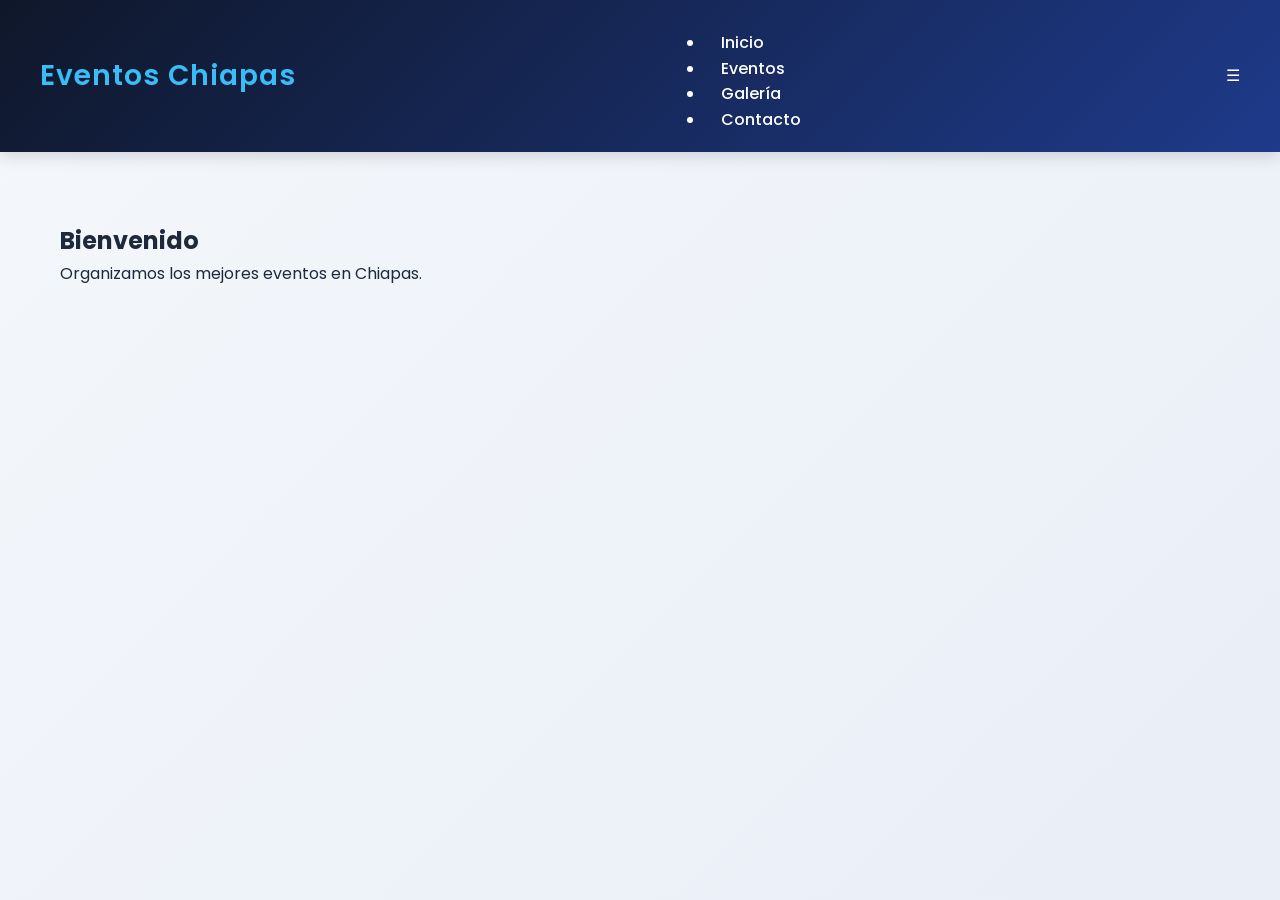
<file: index.html>
<!DOCTYPE html>
<html lang="es">
<head>
    <meta charset="UTF-8">
    <meta name="viewport" content="width=device-width, initial-scale=1.0">
    <title>Eventos Chiapas</title>
    <link rel="stylesheet" href="css/style.css">
</head>
<body>

    <header class="header">
        <div class="logo">
            <h1>Eventos Chiapas</h1>
        </div>

        <nav class="navbar">
            <ul class="nav-links">
                <li><a href="index.html">Inicio</a></li>
                <li><a href="eventos.html">Eventos</a></li>
                <li><a href="galeria.html">Galería</a></li>
                <li><a href="contacto.html">Contacto</a></li>
            </ul>
        </nav>

        <div class="menu-toggle" id="menu-toggle">
            ☰
        </div>
    </header>

    <main>
        <h2>Bienvenido</h2>
        <p>Organizamos los mejores eventos en Chiapas.</p>
    </main>

    <script src="js/script.js"></script>
</body>
</html>
</file>
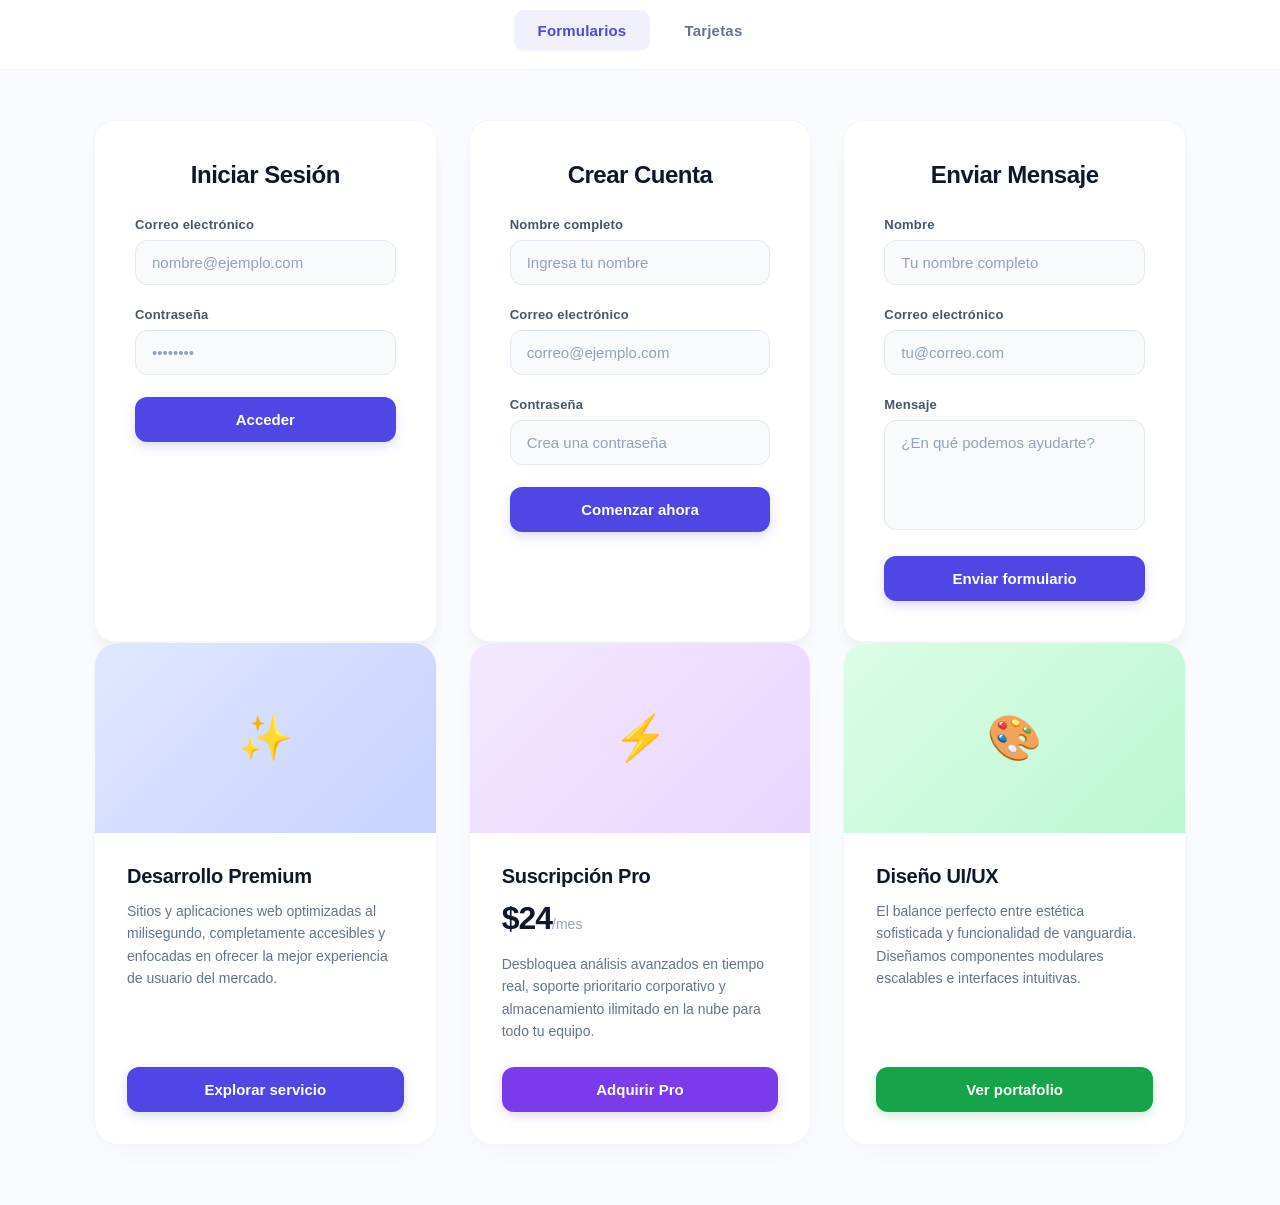
<file: contacto.html>
<!DOCTYPE html>
<html lang="es">
<head>
<meta charset="UTF-8">
<meta name="viewport" content="width=device-width, initial-scale=1.0">
<title>Dashboard con Diseño Impecable</title>

<style>
    /* --- RESETEO Y CONFIGURACIÓN PREMIUM --- */
    * {
        margin: 0;
        padding: 0;
        box-sizing: border-box;
        font-family: -apple-system, BlinkMacSystemFont, "Segoe UI", Roboto, Helvetica, Arial, sans-serif, "Apple Color Emoji", "Segoe UI Emoji";
        -webkit-font-smoothing: antialiased;
    }

    body {
        background-color: #fafbfe;
        color: #1e293b;
        min-height: 100vh;
        padding-bottom: 60px;
    }

    /* --- NAVEGACIÓN MODERNA (TABS) --- */
    .nav-tabs {
        display: flex;
        justify-content: center;
        background: rgba(255, 255, 255, 0.85);
        backdrop-filter: blur(10px);
        -webkit-backdrop-filter: blur(10px);
        border-bottom: 1px solid rgba(0, 0, 0, 0.05);
        position: sticky;
        top: 0;
        z-index: 100;
        margin-bottom: 50px;
        gap: 10px;
        padding: 10px 0;
    }

    .tab-label {
        padding: 12px 24px;
        cursor: pointer;
        font-weight: 600;
        font-size: 15px;
        color: #64748b;
        transition: all 0.3s cubic-bezier(0.4, 0, 0.2, 1);
        border-radius: 10px;
    }

    .tab-label:hover {
        color: #4f46e5;
        background: rgba(79, 70, 229, 0.05);
    }

    /* Lógica de selección de pestañas sin JS */
    input[type="radio"] {
        display: none;
    }

    #tab1:checked ~ .nav-tabs label[for="tab1"],
    #tab2:checked ~ .nav-tabs label[for="tab2"] {
        color: #4f46e5;
        background: rgba(79, 70, 229, 0.08);
    }

    /* Animación de entrada suave para el contenido */
    .seccion-contenido {
        display: none;
        animation: smoothReveal 0.6s cubic-bezier(0.16, 1, 0.3, 1);
    }

    #tab1:checked ~ .contenedor-principal #seccion-formularios,
    #tab2:checked ~ .contenedor-principal #seccion-tarjetas {
        display: flex;
    }

    @keyframes smoothReveal {
        from { opacity: 0; transform: translateY(15px); }
        to { opacity: 1; transform: translateY(0); }
    }

    /* --- CONTENEDORES GENERALES --- */
    .contenedor-principal {
        max-width: 1140px;
        margin: 0 auto;
        padding: 0 24px;
    }

    .grid-layout {
        display: flex;
        flex-wrap: wrap;
        gap: 32px;
        justify-content: center;
        width: 100%;
    }

    /* --- TARJETAS BASE (FORMULARIOS) --- */
    .formulario-card {
        background: #ffffff;
        padding: 40px;
        border-radius: 20px;
        width: 100%;
        max-width: 360px;
        border: 1px solid rgba(0, 0, 0, 0.04);
        box-shadow: 0 4px 6px -1px rgba(0, 0, 0, 0.02), 0 10px 15px -3px rgba(0, 0, 0, 0.03), 0 20px 25px -5px rgba(0, 0, 0, 0.02);
        flex: 1 1 340px;
        transition: transform 0.3s ease, box-shadow 0.3s ease;
    }

    .formulario-card:hover {
        transform: translateY(-2px);
        box-shadow: 0 20px 25px -5px rgba(0, 0, 0, 0.05), 0 10px 10px -5px rgba(0, 0, 0, 0.02);
    }

    .formulario-card.ancho-completo {
        max-width: 440px;
    }

    .formulario-card h2 {
        font-weight: 700;
        font-size: 24px;
        letter-spacing: -0.5px;
        color: #0f172a;
        margin-bottom: 28px;
        text-align: center;
    }

    .grupo {
        margin-bottom: 22px;
    }

    label {
        display: block;
        margin-bottom: 8px;
        color: #475569;
        font-weight: 600;
        font-size: 13px;
        letter-spacing: 0.2px;
    }

    input, textarea {
        width: 100%;
        padding: 13px 16px;
        border: 1px solid #e2e8f0;
        border-radius: 12px;
        outline: none;
        background-color: #f8fafc;
        color: #0f172a;
        font-size: 15px;
        transition: all 0.3s cubic-bezier(0.4, 0, 0.2, 1);
    }

    input::placeholder, textarea::placeholder {
        color: #94a3b8;
    }

    input:focus, textarea:focus {
        background-color: #ffffff;
        border-color: #6366f1;
        box-shadow: 0 0 0 4px rgba(99, 102, 241, 0.12);
    }

    textarea {
        resize: none;
        height: 110px;
    }

    /* --- BOTONES PREMIUM --- */
    button, .btn {
        width: 100%;
        padding: 14px;
        border: none;
        background: #4f46e5;
        color: #ffffff;
        font-size: 15px;
        font-weight: 600;
        border-radius: 12px;
        cursor: pointer;
        transition: all 0.3s cubic-bezier(0.4, 0, 0.2, 1);
        display: inline-block;
        text-align: center;
        text-decoration: none;
        box-shadow: 0 4px 12px rgba(79, 70, 229, 0.2);
    }

    button:hover, .btn:hover {
        background: #4338ca;
        box-shadow: 0 6px 20px rgba(79, 70, 229, 0.3);
        transform: translateY(-1px);
    }

    button:active, .btn:active {
        transform: translateY(1px);
    }

    /* --- TARJETAS INFORMATIVAS IMPECABLES --- */
    .tarjeta-info {
        background: #ffffff;
        border-radius: 24px;
        overflow: hidden;
        border: 1px solid rgba(0, 0, 0, 0.04);
        box-shadow: 0 10px 30px -10px rgba(0,0,0,0.04);
        width: 100%;
        max-width: 350px;
        flex: 1 1 300px;
        display: flex;
        flex-direction: column;
        transition: all 0.4s cubic-bezier(0.16, 1, 0.3, 1);
    }

    .tarjeta-info:hover {
        transform: translateY(-6px);
        box-shadow: 0 22px 40px -15px rgba(0, 0, 0, 0.08);
    }

    .tarjeta-imagen {
        height: 190px;
        background: linear-gradient(135deg, #e0e7ff 0%, #c7d2fe 100%);
        display: flex;
        align-items: center;
        justify-content: center;
        font-size: 44px;
        position: relative;
    }
    
    /* Variaciones sutiles de color para fondos de imagen */
    .tarjeta-imagen.azul { background: linear-gradient(135deg, #e0e7ff 0%, #c7d2fe 100%); }
    .tarjeta-imagen.purpura { background: linear-gradient(135deg, #f3e8ff 0%, #e9d5ff 100%); }
    .tarjeta-imagen.verde { background: linear-gradient(135deg, #dcfce7 0%, #bbf7d0 100%); }

    .tarjeta-cuerpo {
        padding: 32px;
        display: flex;
        flex-direction: column;
        flex-grow: 1;
    }

    .tarjeta-cuerpo h3 {
        color: #0f172a;
        font-size: 20px;
        font-weight: 700;
        letter-spacing: -0.3px;
        margin-bottom: 12px;
    }

    .tarjeta-cuerpo p {
        color: #64748b;
        font-size: 14px;
        line-height: 1.6;
        margin-bottom: 24px;
        flex-grow: 1;
    }

    .precio-tag {
        font-size: 32px;
        font-weight: 800;
        color: #0f172a;
        letter-spacing: -1px;
        margin-bottom: 16px;
    }
    
    .precio-tag span {
        font-size: 14px;
        color: #94a3b8;
        font-weight: 500;
        letter-spacing: 0;
    }

    /* --- RESPONSIVO ULTRA AJUSTADO --- */
    @media(max-width:640px){
        .formulario-card, .tarjeta-cuerpo {
            padding: 30px 24px;
        }
        .nav-tabs {
            padding: 10px;
            gap: 5px;
        }
        .tab-label {
            padding: 10px 16px;
            font-size: 13px;
            flex: 1;
            text-align: center;
        }
        body {
            padding-bottom: 30px;
        }
    }
</style>
</head>
<body>

<input type="radio" id="tab1" name="navigation" checked>
<input type="radio" id="tab2" name="navigation">

<div class="nav-tabs">
    <label for="tab1" class="tab-label">Formularios</label>
    <label for="tab2" class="tab-label">Tarjetas</label>
</div>

<div class="contenedor-principal">

    <div id="seccion-formularios" class="seccion-contenido grid-layout">
        
        <div class="formulario-card">
            <h2>Iniciar Sesión</h2>
            <form action="#" method="POST">
                <div class="grupo">
                    <label for="login-correo">Correo electrónico</label>
                    <input type="email" id="login-correo" placeholder="nombre@ejemplo.com" required>
                </div>
                <div class="grupo">
                    <label for="login-password">Contraseña</label>
                    <input type="password" id="login-password" placeholder="••••••••" required>
                </div>
                <button type="submit">Acceder</button>
            </form>
        </div>

        <div class="formulario-card">
            <h2>Crear Cuenta</h2>
            <form action="#" method="POST">
                <div class="grupo">
                    <label for="reg-nombre">Nombre completo</label>
                    <input type="text" id="reg-nombre" placeholder="Ingresa tu nombre" required>
                </div>
                <div class="grupo">
                    <label for="reg-correo">Correo electrónico</label>
                    <input type="email" id="reg-correo" placeholder="correo@ejemplo.com" required>
                </div>
                <div class="grupo">
                    <label for="reg-password">Contraseña</label>
                    <input type="password" id="reg-password" placeholder="Crea una contraseña" required>
                </div>
                <button type="submit">Comenzar ahora</button>
            </form>
        </div>

        <div class="formulario-card ancho-completo">
            <h2>Enviar Mensaje</h2>
            <form action="#" method="POST">
                <div class="grupo">
                    <label for="con-nombre">Nombre</label>
                    <input type="text" id="con-nombre" placeholder="Tu nombre completo" required>
                </div>
                <div class="grupo">
                    <label for="con-correo">Correo electrónico</label>
                    <input type="email" id="con-correo" placeholder="tu@correo.com" required>
                </div>
                <div class="grupo">
                    <label for="con-mensaje">Mensaje</label>
                    <textarea id="con-mensaje" placeholder="¿En qué podemos ayudarte?" required></textarea>
                </div>
                <button type="submit">Enviar formulario</button>
            </form>
        </div>

    </div>


    <div id="seccion-tarjetas" class="seccion-contenido grid-layout">
        
        <div class="tarjeta-info">
            <div class="tarjeta-imagen azul">✨</div>
            <div class="tarjeta-cuerpo">
                <h3>Desarrollo Premium</h3>
                <p>Sitios y aplicaciones web optimizadas al milisegundo, completamente accesibles y enfocadas en ofrecer la mejor experiencia de usuario del mercado.</p>
                <a href="#" class="btn">Explorar servicio</a>
            </div>
        </div>

        <div class="tarjeta-info">
            <div class="tarjeta-imagen purpura">⚡</div>
            <div class="tarjeta-cuerpo">
                <h3>Suscripción Pro</h3>
                <div class="precio-tag">$24<span>/mes</span></div>
                <p>Desbloquea análisis avanzados en tiempo real, soporte prioritario corporativo y almacenamiento ilimitado en la nube para todo tu equipo.</p>
                <a href="#" class="btn" style="background: #7c3aed; box-shadow: 0 4px 12px rgba(124, 58, 237, 0.2);">Adquirir Pro</a>
            </div>
        </div>

        <div class="tarjeta-info">
            <div class="tarjeta-imagen verde">🎨</div>
            <div class="tarjeta-cuerpo">
                <h3>Diseño UI/UX</h3>
                <p>El balance perfecto entre estética sofisticada y funcionalidad de vanguardia. Diseñamos componentes modulares escalables e interfaces intuitivas.</p>
                <a href="#" class="btn" style="background: #16a34a; box-shadow: 0 4px 12px rgba(22, 163, 74, 0.2);">Ver portafolio</a>
            </div>
        </div>

    </div>

</div>

</body>
</html>
</file>
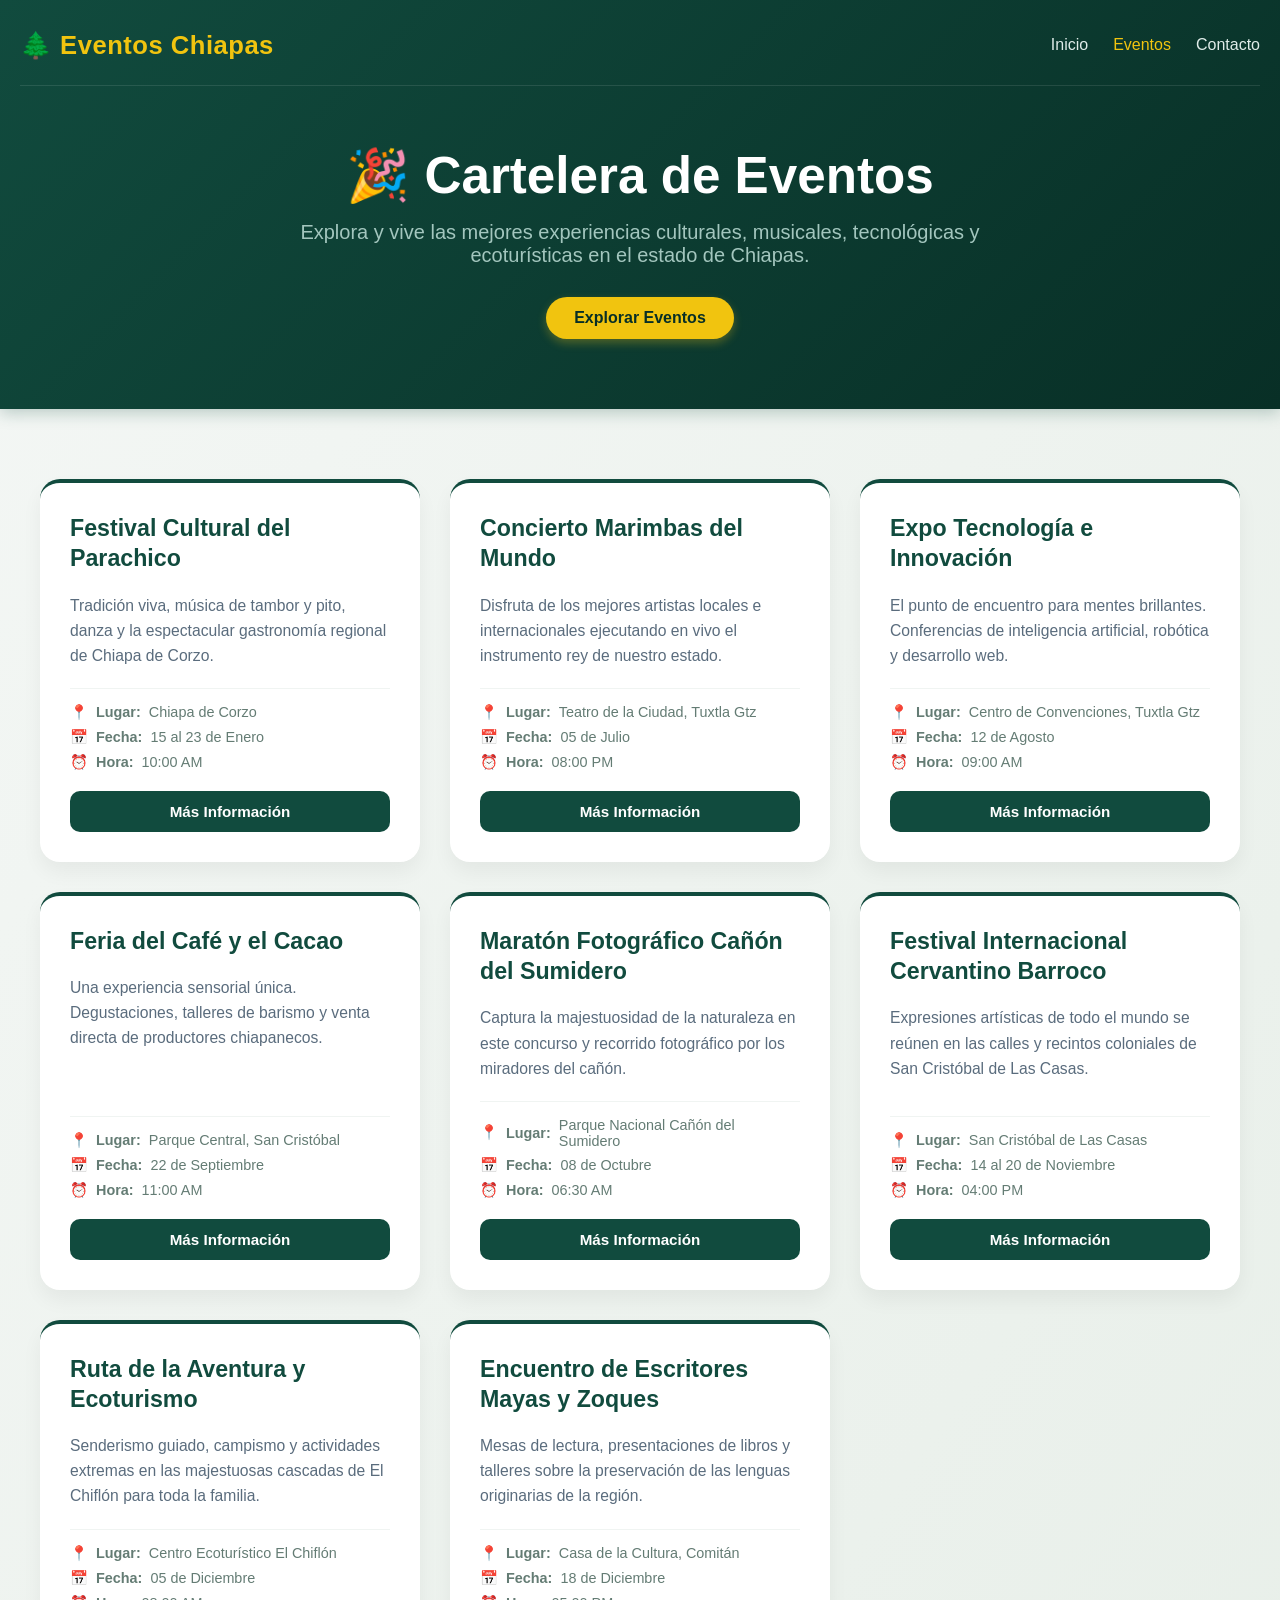
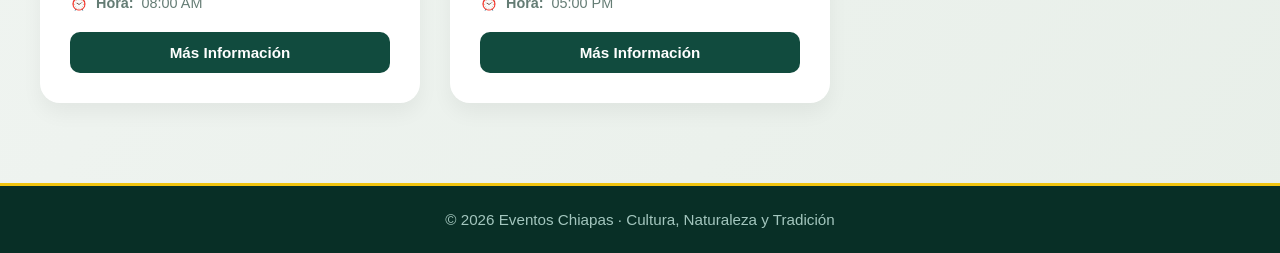
<file: eventos.html>
<!DOCTYPE html>
<html lang="es">
<head>
    <meta charset="UTF-8">
    <meta name="viewport" content="width=device-width, initial-scale=1.0">
    <title>Eventos | Eventos Chiapas</title>

    <style>
        /* ANIMACIONES DE ENTRADA (KEYFRAMES) */
        @keyframes fadeInUp {
            from {
                opacity: 0;
                transform: translateY(30px);
            }
            to {
                opacity: 1;
                transform: translateY(0);
            }
        }

        @keyframes fadeIn {
            from { opacity: 0; }
            to { opacity: 1; }
        }

        body {
            font-family: 'Segoe UI', sans-serif;
            margin: 0;
            background: linear-gradient(to bottom right, #f4f7f5, #e8efe9);
            color: #2c3e50;
        }

        /* HEADER / HERO */
        .hero {
            background: linear-gradient(135deg, #114b3e, #082f26);
            color: white;
            padding-bottom: 50px;
            box-shadow: 0 4px 15px rgba(17, 75, 62, 0.25);
        }

        .overlay {
            padding: 20px;
        }

        /* NAVBAR */
        .navbar {
            display: flex;
            justify-content: space-between;
            align-items: center;
            flex-wrap: wrap;
            border-bottom: 1px solid rgba(255, 255, 255, 0.1);
            padding-bottom: 15px;
        }

        .logo {
            font-size: 1.6rem;
            font-weight: bold;
            color: #f1c40f;
            letter-spacing: 0.5px;
            animation: fadeIn 1s ease-out;
        }

        .nav-links {
            list-style: none;
            display: flex;
            gap: 25px;
            padding: 0;
        }

        .nav-links li a {
            color: #e0ece9;
            text-decoration: none;
            font-weight: 500;
            /* Transición suave para los enlaces del menú */
            transition: color 0.3s cubic-bezier(0.25, 0.8, 0.25, 1);
        }

        .nav-links li a:hover,
        .nav-links .active {
            color: #f1c40f;
        }

        /* HERO CONTENT */
        .hero-content {
            text-align: center;
            margin-top: 60px;
            animation: fadeInUp 0.8s ease-out;
        }

        .hero-content h1 {
            font-size: 3.2rem;
            margin-bottom: 15px;
            font-weight: 700;
        }

        .hero-content p {
            font-size: 1.25rem;
            max-width: 700px;
            margin: auto;
            color: #a3c6be;
        }

        .btn {
            display: inline-block;
            margin-top: 30px;
            padding: 12px 28px;
            background: #f1c40f;
            color: #082f26;
            text-decoration: none;
            border-radius: 30px;
            font-weight: bold;
            box-shadow: 0 4px 10px rgba(241, 196, 15, 0.3);
            /* Transición combinada para color, fondo y movimiento al pasar el cursor */
            transition: background-color 0.3s ease, color 0.3s ease, transform 0.3s ease, box-shadow 0.3s ease;
        }

        .btn:hover {
            background: white;
            color: #114b3e;
            transform: translateY(-3px);
            box-shadow: 0 8px 20px rgba(255, 255, 255, 0.25);
        }

        /* SECCIÓN EVENTOS */
        .eventos-container {
            max-width: 1200px;
            margin: 50px auto;
            padding: 20px;
            display: grid;
            grid-template-columns: repeat(auto-fit, minmax(290px, 1fr));
            gap: 30px;
        }

        .evento-card {
            background: white;
            border-radius: 20px;
            overflow: hidden;
            box-shadow: 0 10px 20px rgba(0,0,0,0.05);
            padding: 30px;
            display: flex;
            flex-direction: column;
            justify-content: space-between;
            border-top: 4px solid #114b3e;
            
            /* Animación al cargar la página */
            animation: fadeInUp 0.8s cubic-bezier(0.25, 0.8, 0.25, 1) both;
            
            /* Transición fluida para el efecto Hover */
            transition: transform 0.4s cubic-bezier(0.165, 0.84, 0.44, 1), box-shadow 0.4s cubic-bezier(0.165, 0.84, 0.44, 1);
        }

        /* Delays para que las tarjetas aparezcan en cascada una tras otra */
        .evento-card:nth-child(1) { animation-delay: 0.1s; }
        .evento-card:nth-child(2) { animation-delay: 0.2s; }
        .evento-card:nth-child(3) { animation-delay: 0.3s; }
        .evento-card:nth-child(4) { animation-delay: 0.4s; }
        .evento-card:nth-child(5) { animation-delay: 0.5s; }
        .evento-card:nth-child(6) { animation-delay: 0.6s; }
        .evento-card:nth-child(7) { animation-delay: 0.7s; }
        .evento-card:nth-child(8) { animation-delay: 0.8s; }

        .evento-card:hover {
            transform: translateY(-8px);
            box-shadow: 0 15px 35px rgba(11, 75, 62, 0.18);
        }

        .evento-card h2 {
            color: #114b3e;
            margin-top: 0;
            font-size: 1.45rem;
            line-height: 1.3;
        }

        .evento-card p {
            color: #5a6c7d;
            line-height: 1.6;
            margin-bottom: 20px;
            font-size: 0.98rem;
        }

        /* DETALLES DE TARJETA */
        .evento-detalles {
            font-size: 0.9rem;
            color: #647c74;
            border-top: 1px solid #f0f4f2;
            padding-top: 15px;
            margin-bottom: 20px;
        }

        .evento-detalles div {
            margin-bottom: 8px;
            display: flex;
            align-items: center;
            gap: 8px;
        }

        .btn-tarjeta {
            background: #114b3e;
            color: white;
            text-align: center;
            padding: 12px;
            border-radius: 10px;
            text-decoration: none;
            font-weight: bold;
            font-size: 0.95rem;
            display: block;
            /* Transición suave para el cambio de color del botón interno */
            transition: background-color 0.3s ease, color 0.3s ease;
        }

        .btn-tarjeta:hover {
            background: #f1c40f;
            color: #082f26;
        }

        /* FOOTER */
        footer {
            background: #082f26;
            color: #a3c6be;
            text-align: center;
            padding: 25px;
            margin-top: 60px;
            font-size: 0.95rem;
            border-top: 3px solid #f1c40f;
        }

        /* RESPONSIVE */
        @media (max-width: 768px) {
            .navbar {
                flex-direction: column;
                gap: 15px;
                text-align: center;
            }

            .hero-content h1 {
                font-size: 2.2rem;
            }
            
            .eventos-container {
                margin: 20px auto;
                gap: 20px;
            }
        }
    </style>
</head>

<body>

    <!-- ENCABEZADO -->
    <header class="hero">
        <div class="overlay">

            <nav class="navbar">
                <div class="logo">
                    🌲 Eventos Chiapas
                </div>

                <ul class="nav-links">
                    <li><a href="index.html">Inicio</a></li>
                    <li><a href="eventos.html" class="active">Eventos</a></li>
                    <li><a href="contacto.html">Contacto</a></li>
                </ul>
            </nav>

            <div class="hero-content">
                <h1>🎉 Cartelera de Eventos</h1>

                <p>
                    Explora y vive las mejores experiencias culturales, 
                    musicales, tecnológicas y ecoturísticas en el estado de Chiapas.
                </p>

                <a href="#eventos" class="btn">
                    Explorar Eventos
                </a>
            </div>

        </div>
    </header>

    <!-- EVENTOS -->
    <main id="eventos">

        <section class="eventos-container">

            <!-- Evento 1 -->
            <div class="evento-card">
                <div>
                    <h2>Festival Cultural del Parachico</h2>
                    <p>Tradición viva, música de tambor y pito, danza y la espectacular gastronomía regional de Chiapa de Corzo.</p>
                </div>
                <div>
                    <div class="evento-detalles">
                        <div>📍 <strong>Lugar:</strong> Chiapa de Corzo</div>
                        <div>📅 <strong>Fecha:</strong> 15 al 23 de Enero</div>
                        <div>⏰ <strong>Hora:</strong> 10:00 AM</div>
                    </div>
                    <a href="#" class="btn-tarjeta">Más Información</a>
                </div>
            </div>

            <!-- Evento 2 -->
            <div class="evento-card">
                <div>
                    <h2>Concierto Marimbas del Mundo</h2>
                    <p>Disfruta de los mejores artistas locales e internacionales ejecutando en vivo el instrumento rey de nuestro estado.</p>
                </div>
                <div>
                    <div class="evento-detalles">
                        <div>📍 <strong>Lugar:</strong> Teatro de la Ciudad, Tuxtla Gtz</div>
                        <div>📅 <strong>Fecha:</strong> 05 de Julio</div>
                        <div>⏰ <strong>Hora:</strong> 08:00 PM</div>
                    </div>
                    <a href="#" class="btn-tarjeta">Más Información</a>
                </div>
            </div>

            <!-- Evento 3 -->
            <div class="evento-card">
                <div>
                    <h2>Expo Tecnología e Innovación</h2>
                    <p>El punto de encuentro para mentes brillantes. Conferencias de inteligencia artificial, robótica y desarrollo web.</p>
                </div>
                <div>
                    <div class="evento-detalles">
                        <div>📍 <strong>Lugar:</strong> Centro de Convenciones, Tuxtla Gtz</div>
                        <div>📅 <strong>Fecha:</strong> 12 de Agosto</div>
                        <div>⏰ <strong>Hora:</strong> 09:00 AM</div>
                    </div>
                    <a href="#" class="btn-tarjeta">Más Información</a>
                </div>
            </div>

            <!-- Evento 4 -->
            <div class="evento-card">
                <div>
                    <h2>Feria del Café y el Cacao</h2>
                    <p>Una experiencia sensorial única. Degustaciones, talleres de barismo y venta directa de productores chiapanecos.</p>
                </div>
                <div>
                    <div class="evento-detalles">
                        <div>📍 <strong>Lugar:</strong> Parque Central, San Cristóbal</div>
                        <div>📅 <strong>Fecha:</strong> 22 de Septiembre</div>
                        <div>⏰ <strong>Hora:</strong> 11:00 AM</div>
                    </div>
                    <a href="#" class="btn-tarjeta">Más Información</a>
                </div>
            </div>

            <!-- Evento 5 -->
            <div class="evento-card">
                <div>
                    <h2>Maratón Fotográfico Cañón del Sumidero</h2>
                    <p>Captura la majestuosidad de la naturaleza en este concurso y recorrido fotográfico por los miradores del cañón.</p>
                </div>
                <div>
                    <div class="evento-detalles">
                        <div>📍 <strong>Lugar:</strong> Parque Nacional Cañón del Sumidero</div>
                        <div>📅 <strong>Fecha:</strong> 08 de Octubre</div>
                        <div>⏰ <strong>Hora:</strong> 06:30 AM</div>
                    </div>
                    <a href="#" class="btn-tarjeta">Más Información</a>
                </div>
            </div>

            <!-- Evento 6 -->
            <div class="evento-card">
                <div>
                    <h2>Festival Internacional Cervantino Barroco</h2>
                    <p>Expresiones artísticas de todo el mundo se reúnen en las calles y recintos coloniales de San Cristóbal de Las Casas.</p>
                </div>
                <div>
                    <div class="evento-detalles">
                        <div>📍 <strong>Lugar:</strong> San Cristóbal de Las Casas</div>
                        <div>📅 <strong>Fecha:</strong> 14 al 20 de Noviembre</div>
                        <div>⏰ <strong>Hora:</strong> 04:00 PM</div>
                    </div>
                    <a href="#" class="btn-tarjeta">Más Información</a>
                </div>
            </div>

            <!-- Evento 7 -->
            <div class="evento-card">
                <div>
                    <h2>Ruta de la Aventura y Ecoturismo</h2>
                    <p>Senderismo guiado, campismo y actividades extremas en las majestuosas cascadas de El Chiflón para toda la familia.</p>
                </div>
                <div>
                    <div class="evento-detalles">
                        <div>📍 <strong>Lugar:</strong> Centro Ecoturístico El Chiflón</div>
                        <div>📅 <strong>Fecha:</strong> 05 de Diciembre</div>
                        <div>⏰ <strong>Hora:</strong> 08:00 AM</div>
                    </div>
                    <a href="#" class="btn-tarjeta">Más Información</a>
                </div>
            </div>

            <!-- Evento 8 -->
            <div class="evento-card">
                <div>
                    <h2>Encuentro de Escritores Mayas y Zoques</h2>
                    <p>Mesas de lectura, presentaciones de libros y talleres sobre la preservación de las lenguas originarias de la región.</p>
                </div>
                <div>
                    <div class="evento-detalles">
                        <div>📍 <strong>Lugar:</strong> Casa de la Cultura, Comitán</div>
                        <div>📅 <strong>Fecha:</strong> 18 de Diciembre</div>
                        <div>⏰ <strong>Hora:</strong> 05:00 PM</div>
                    </div>
                    <a href="#" class="btn-tarjeta">Más Información</a>
                </div>
            </div>

        </section>

    </main>

    <footer>
        © 2026 Eventos Chiapas · Cultura, Naturaleza y Tradición
    </footer>

</body>
</html>
</file>
<file: css/style.css>
@import url('https://fonts.googleapis.com/css2?family=Poppins:wght@300;400;500;600&display=swap');

/* RESET GENERAL */
*{
    margin:0;
    padding:0;
    box-sizing:border-box;
}

/* BODY */
body{
    font-family:'Poppins', 'Segoe UI', Arial, sans-serif;
    background:linear-gradient(135deg,#f4f7fb,#e9eef7);
    color:#1e293b;
    line-height:1.6;
    min-height:100vh;
}

/* HEADER */
header{
    background:linear-gradient(135deg,#0f172a,#1e3a8a);
    color:white;
    padding:20px 40px;
    display:flex;
    justify-content:space-between;
    align-items:center;
    flex-wrap:wrap;
    box-shadow:0 4px 15px rgba(0,0,0,0.15);
    position:sticky;
    top:0;
    z-index:1000;
    backdrop-filter:blur(10px);
}

/* TITULO */
header h1{
    font-size:28px;
    font-weight:600;
    color:#38bdf8;
    letter-spacing:1px;
}

/* NAVBAR */
nav{
    display:flex;
    gap:20px;
    margin-top:10px;
}

/* LINKS */
nav a{
    color:white;
    text-decoration:none;
    font-size:16px;
    font-weight:500;
    padding:10px 16px;
    border-radius:10px;
    transition:all 0.3s ease;
    position:relative;
}

/* HOVER */
nav a:hover{
    background:rgba(255,255,255,0.15);
    color:#38bdf8;
    transform:translateY(-2px);
}

/* LINEA ANIMADA */
nav a::after{
    content:"";
    position:absolute;
    left:50%;
    bottom:5px;
    width:0%;
    height:2px;
    background:white;
    transition:0.3s;
    transform:translateX(-50%);
}

nav a:hover::after{
    width:60%;
}

/* MAIN */
main{
    max-width:1200px;
    margin:50px auto;
    padding:20px;
}

/* SECCIONES / CARDS */
section,
.card{
    background:white;
    padding:25px;
    border-radius:18px;
    box-shadow:0 8px 25px rgba(0,0,0,0.08);
    margin-bottom:25px;
    transition:0.3s;
}

/* EFECTO CARD */
section:hover,
.card:hover{
    transform:translateY(-5px);
    box-shadow:0 12px 30px rgba(0,0,0,0.12);
}

/* BOTONES */
button,
.btn{
    display:inline-block;
    padding:15px 22px;
    border:none;
    border-radius:12px;
    background:linear-gradient(135deg,#007bff,#00bfff);
    color:white;
    font-size:16px;
    font-weight:600;
    letter-spacing:0.5px;
    text-decoration:none;
    cursor:pointer;
    position:relative;
    overflow:hidden;
    transition:all 0.35s ease;
    box-shadow:0 8px 20px rgba(0,123,255,0.35);
}

/* BRILLO */
button::before,
.btn::before{
    content:"";
    position:absolute;
    top:0;
    left:-75%;
    width:50%;
    height:100%;
    background:rgba(255,255,255,0.25);
    transform:skewX(-25deg);
    transition:0.6s;
}

/* ANIMACION BRILLO */
button:hover::before,
.btn:hover::before{
    left:130%;
}

/* HOVER BOTON */
button:hover,
.btn:hover{
    transform:translateY(-3px) scale(1.02);
    box-shadow:0 12px 25px rgba(0,123,255,0.45);
    background:linear-gradient(135deg,#0069d9,#00a2ff);
}

/* CLICK */
button:active,
.btn:active{
    transform:scale(0.98);
}

/* FOCUS */
button:focus,
.btn:focus{
    outline:none;
    box-shadow:
        0 0 0 4px rgba(0,123,255,0.2),
        0 10px 25px rgba(0,123,255,0.35);
}

/* FOOTER */
footer{
    background:#0f172a;
    color:white;
    text-align:center;
    padding:20px;
    margin-top:50px;
}

/* RESPONSIVE */
@media(max-width:768px){

    header{
        flex-direction:column;
        gap:15px;
        text-align:center;
        padding:20px;
    }

    nav{
        flex-direction:column;
        width:100%;
        justify-content:center;
    }

    nav a{
        display:block;
        width:100%;
    }

    main{
        padding:20px;
    }
}
</file>
